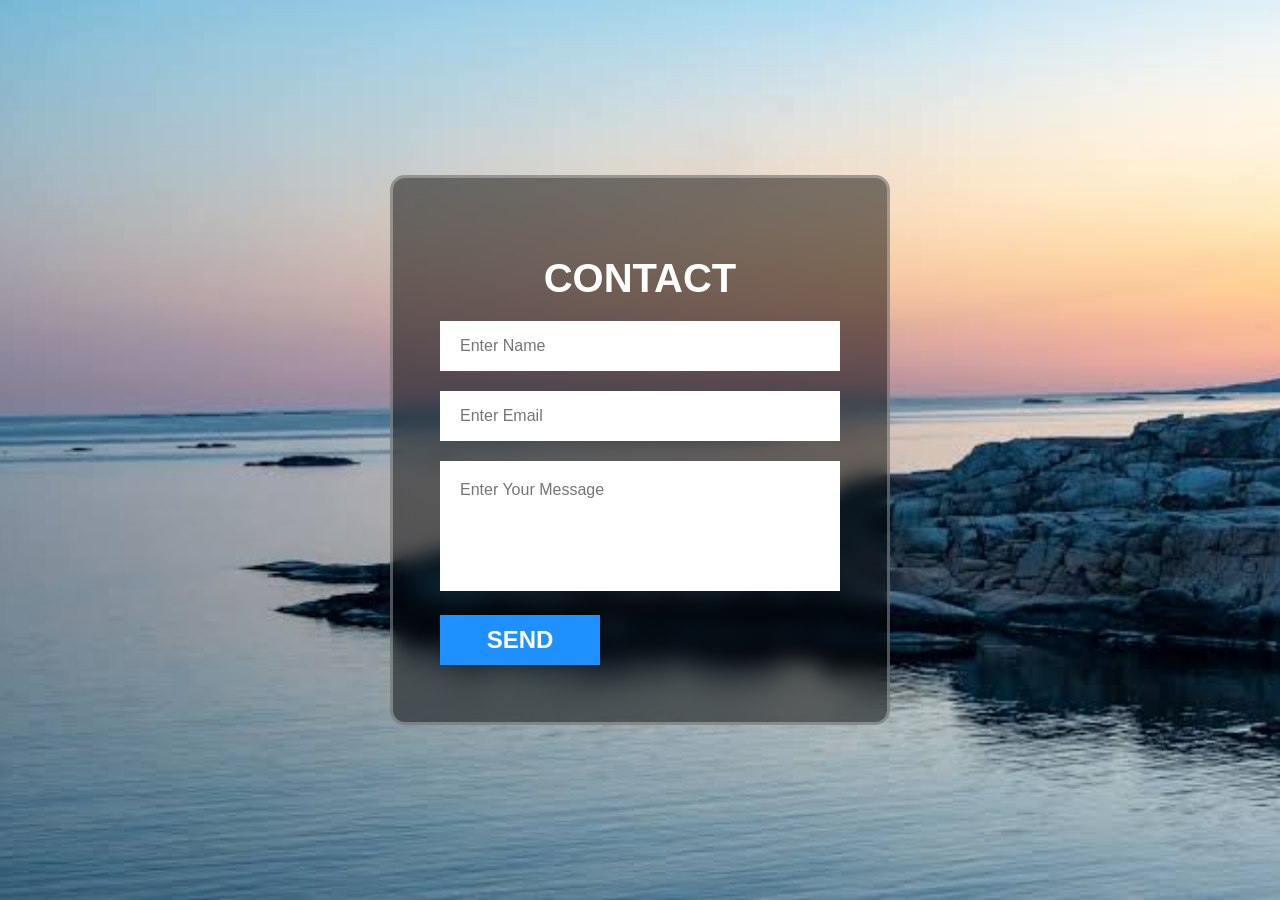
<file: HTML/Class 10/index.html>
<!DOCTYPE html>
<html lang="en">
<head>
    <meta charset="UTF-8">
    <meta name="viewport" content="width=device-width, initial-scale=1.0">
    <title>A. Contact Form</title>
    <link rel="stylesheet" href="style.css">
</head>
<body>
    <div class="container">
        <H1><b>CONTACT</b></H1>
        <form action="">
            <div class="form-group">
                <input type="text" placeholder="Enter Name">
            </div>
            <div class="form-group">
                <input type="email" placeholder="Enter Email">
            </div>
            <div class="form-group"> 
              <textarea  cols="" rows="5" placeholder="Enter Your Message"></textarea>

            </div>

            <input id="button" type="submit" value="send">
        </form>
    </div>
    
</body>
</html>
</file>
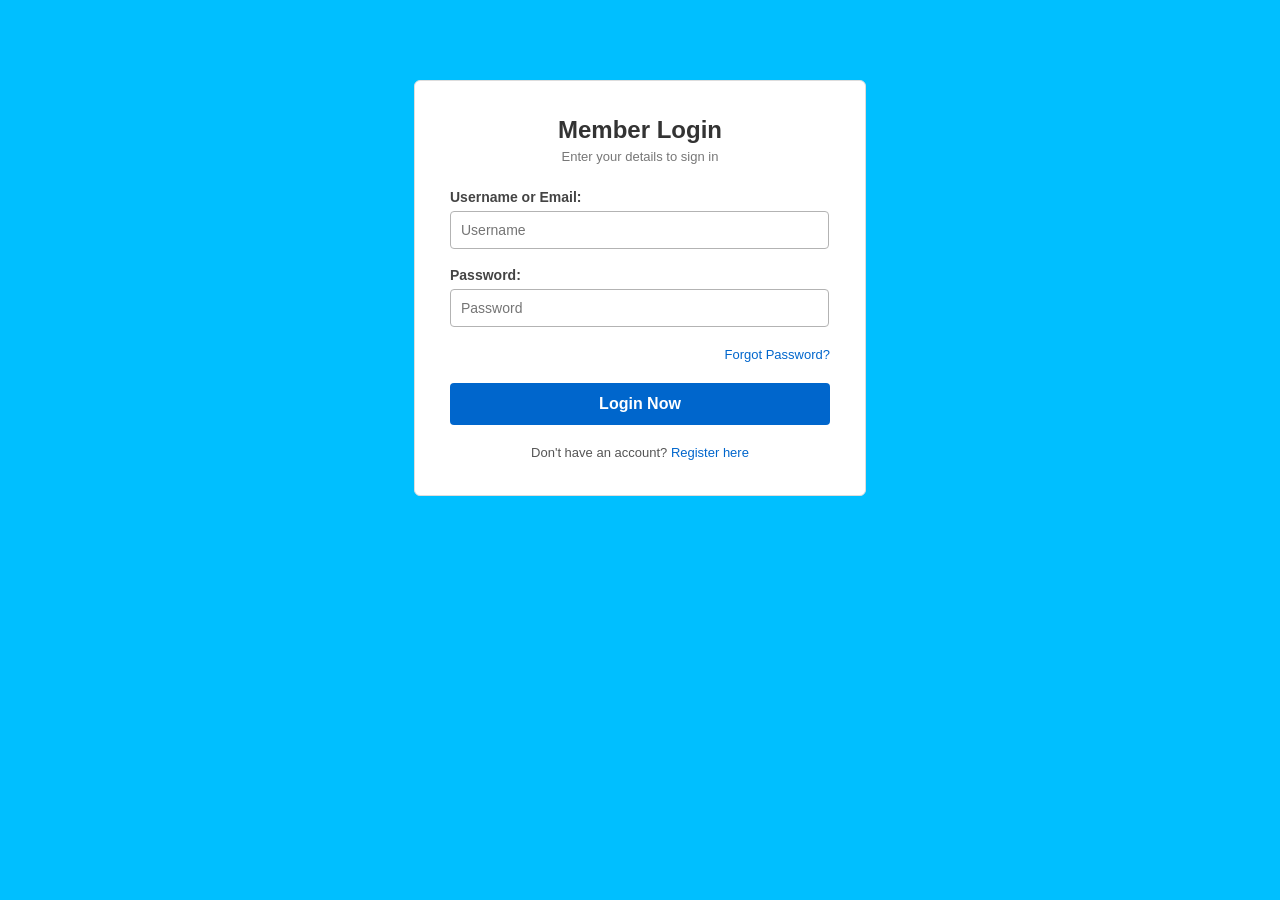
<file: HTML/Class 11/index.html>
<!DOCTYPE html>
<html lang="en">
<head>
    <meta charset="UTF-8">
    <title> A. Login Page</title>
    <link rel="stylesheet" href="style.css">
</head>
<body>

    <div class="login-container">
        <h2>Member Login</h2>
        <p>Enter your details to sign in</p>

        <form action="#" method="POST">
            
            <div class="form-control">
                <label>Username or Email:</label>
                <input type="text" name="username" placeholder="Username" required>
            </div>

            <div class="form-control">
                <label>Password:</label>
                <input type="password" name="password" placeholder="Password" required>
            </div>

        
            <div class="extra-links">
                <a href="#">Forgot Password?</a>
            </div>

            <input type="submit" value="Login Now" class="login-btn">
            
            <div class="signup-link">
                Don't have an account? <a href="#">Register here</a>
            </div>

        </form>
    </div>

</body>
</html>
</file>
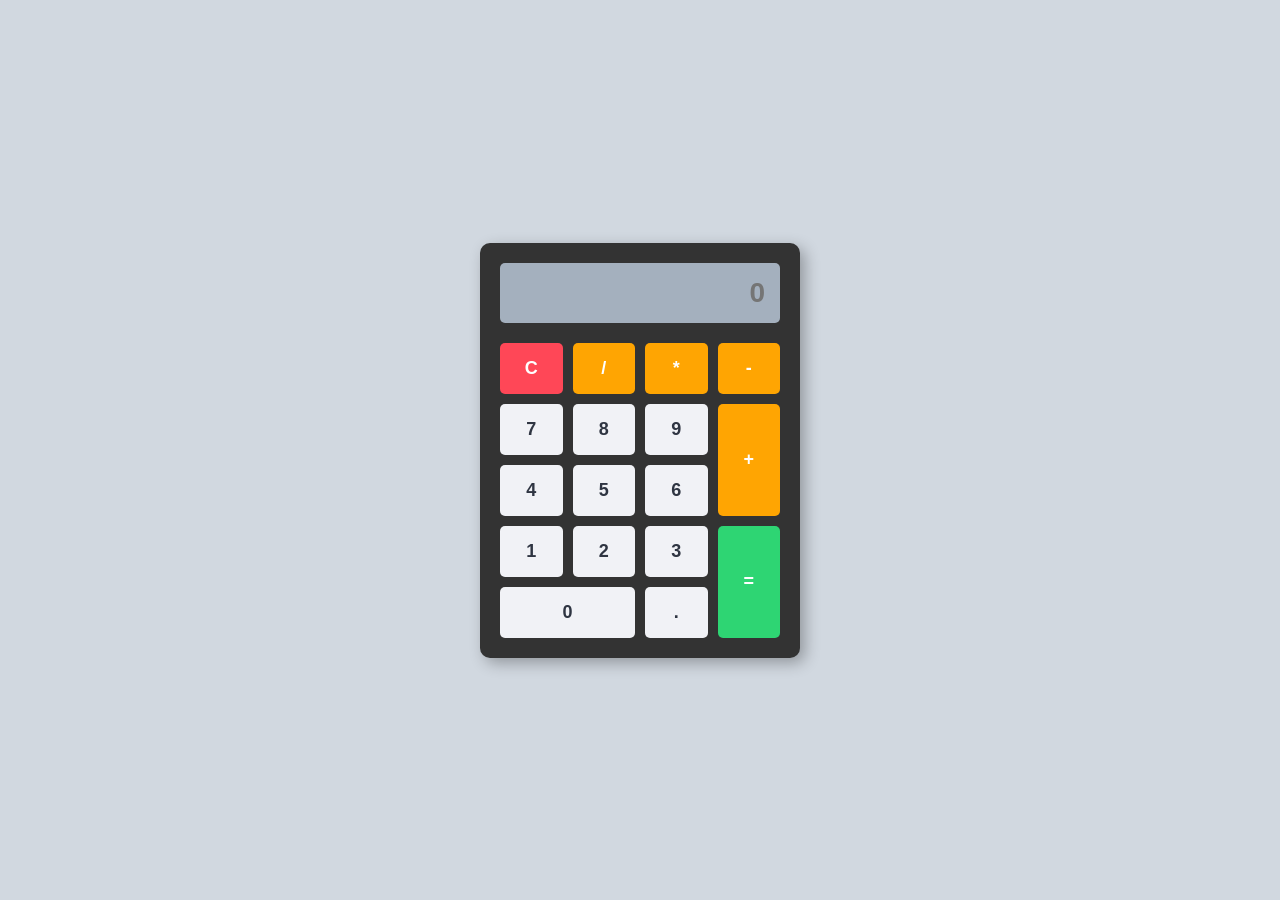
<file: HTML/Class 12/index.html>
<!DOCTYPE html>
<html lang="en">
<head>
    <meta charset="UTF-8">
    <title>My Simple Calculator</title>
    <link rel="stylesheet" href="style.css">
</head>
<body>

    <div class="calculator-box">
        <input type="text" class="display" placeholder="0" readonly>

        
        <div class="buttons-grid">
      
            <button class="btn btn-clear">C</button>
            <button class="btn btn-op">/</button>
            <button class="btn btn-op">*</button>
            <button class="btn btn-op">-</button>

           
            <button class="btn">7</button>
            <button class="btn">8</button>
            <button class="btn">9</button>
            <button class="btn btn-op" style="grid-row: span 2; height: 100%;">+</button> 

            
            <button class="btn">4</button>
            <button class="btn">5</button>
            <button class="btn">6</button>

            
            <button class="btn">1</button>
            <button class="btn">2</button>
            <button class="btn">3</button>
            <button class="btn btn-equal" style="grid-row: span 2; height: 100%;">=</button> 

            
            <button class="btn" style="grid-column: span 2; width: 100%;">0</button> 
            <button class="btn">.</button>
        </div>
    </div>

</body>
</html>
</file>
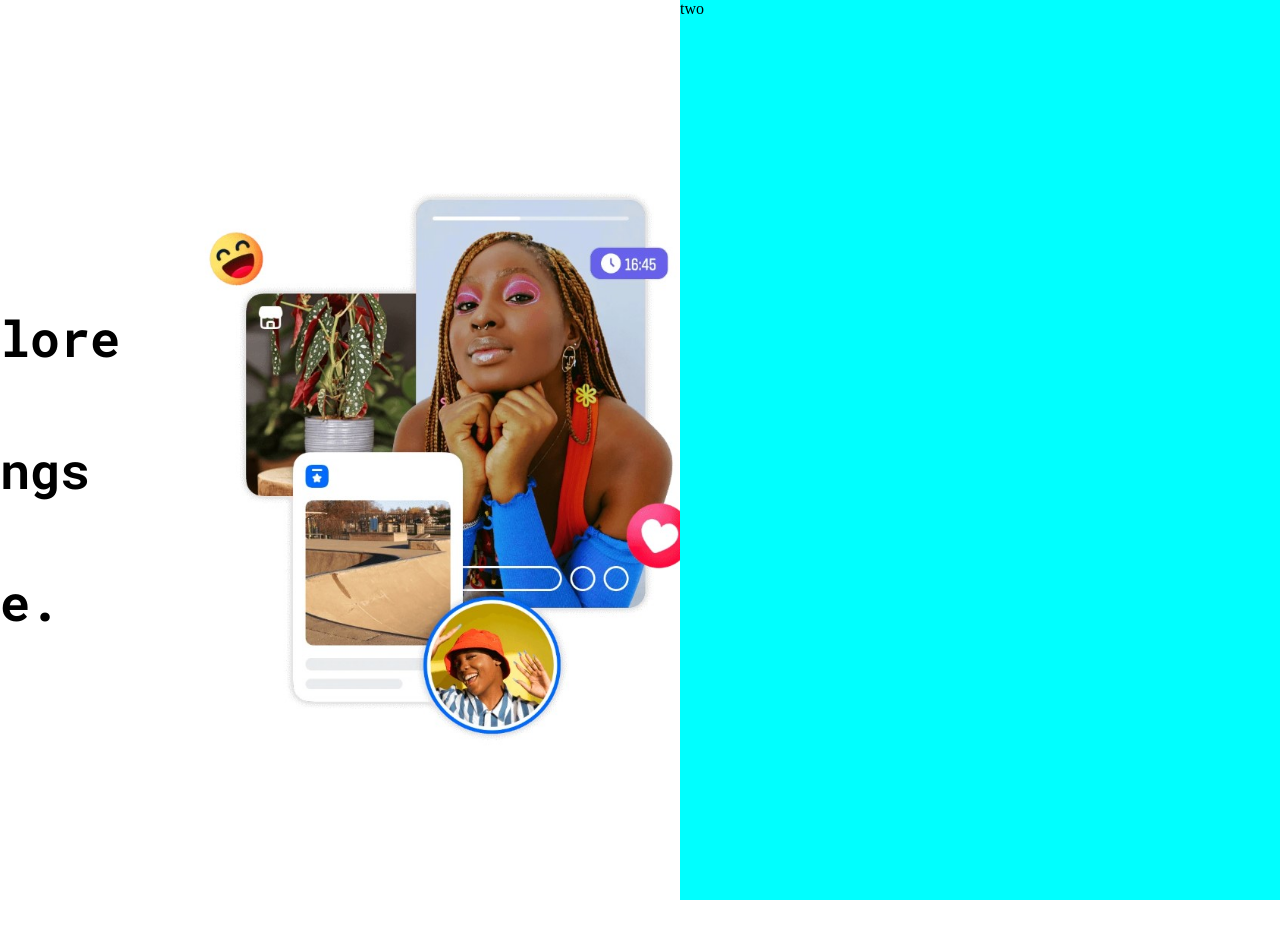
<file: HTML/Class 13/index.html>
<!DOCTYPE html>
<html lang="en">
<head>
    <meta charset="UTF-8">
    <meta name="viewport" content="width=device-width, initial-scale=1.0">
    <title>Facebook Login Page</title>
    <link rel="stylesheet" href="style.css">
    <link rel="preconnect" href="https://fonts.googleapis.com">
<link rel="preconnect" href="https://fonts.gstatic.com" crossorigin>
<link href="https://fonts.googleapis.com/css2?family=Roboto+Mono:ital,wght@0,100..700;1,100..700&display=swap" rel="stylesheet">
    
</head>
<body>
    <div id="container">
      <div id="left-box">
        <h1>Explore the things <span> you love.</span></h1>
        <div>
            <img src="img/Screenshot 2026-09-26 175755.jpg" alt="" width="200px" height="200px">
        </div>
      </div>
      <div id="Right-box">
        two
      </div>
    </div>
    
</body>
</html>
</file>
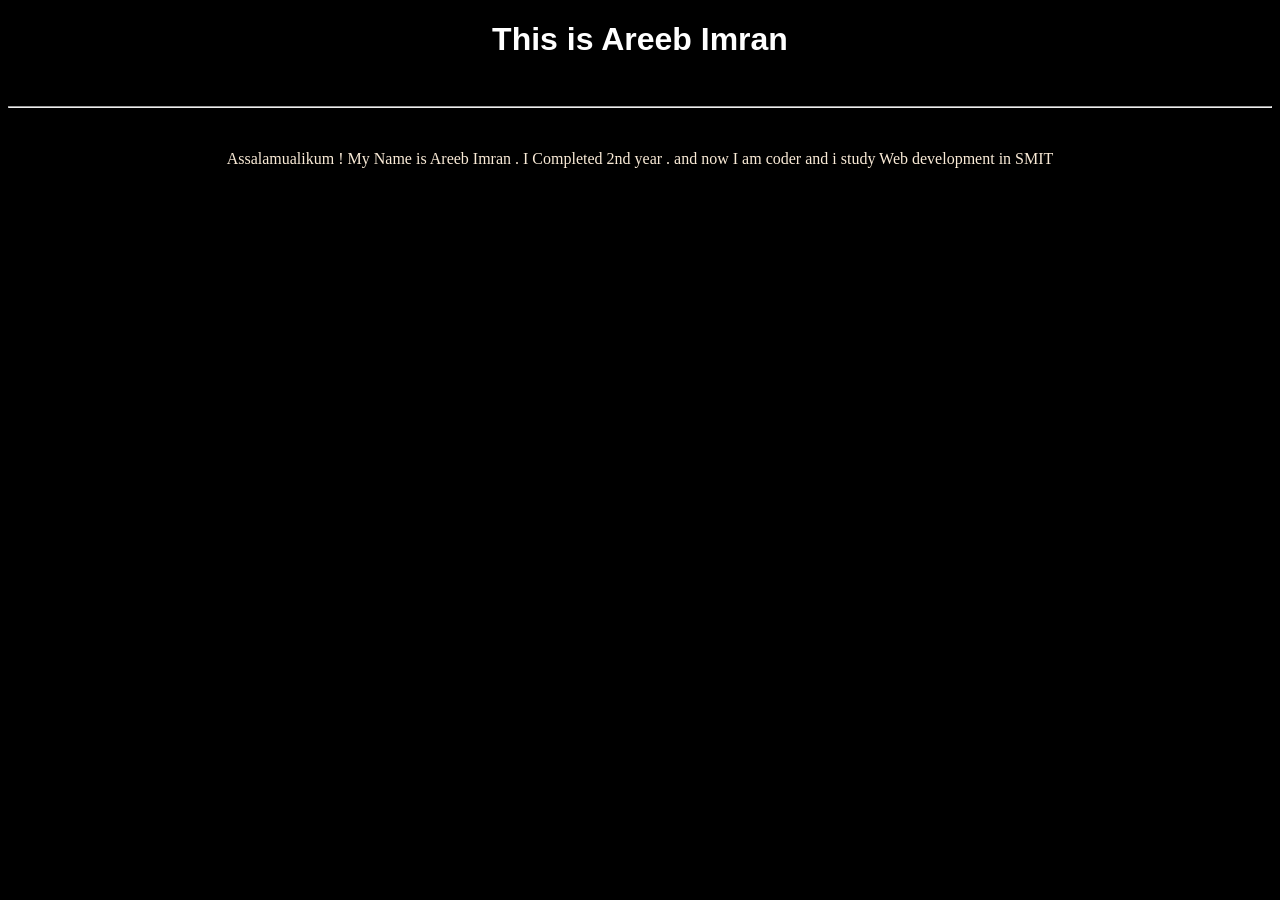
<file: HTML/Class 7/index.html>
<!DOCTYPE html>
<html lang="en">
<head>
    <meta charset="UTF-8">
    <meta name="viewport" content="width=device-width, initial-scale=1.0">
    <title>Areeb</title>
    <link rel="stylesheet" href="style.css">
</head>
<body>

    <h1>This is Areeb Imran </h1>
    <br>
    <hr>
    <br>
    <p>Assalamualikum !  My Name is Areeb Imran . I Completed 2nd year . and now I am coder and i study Web development in SMIT 
    </p>
    
</body>
</html>
</file>
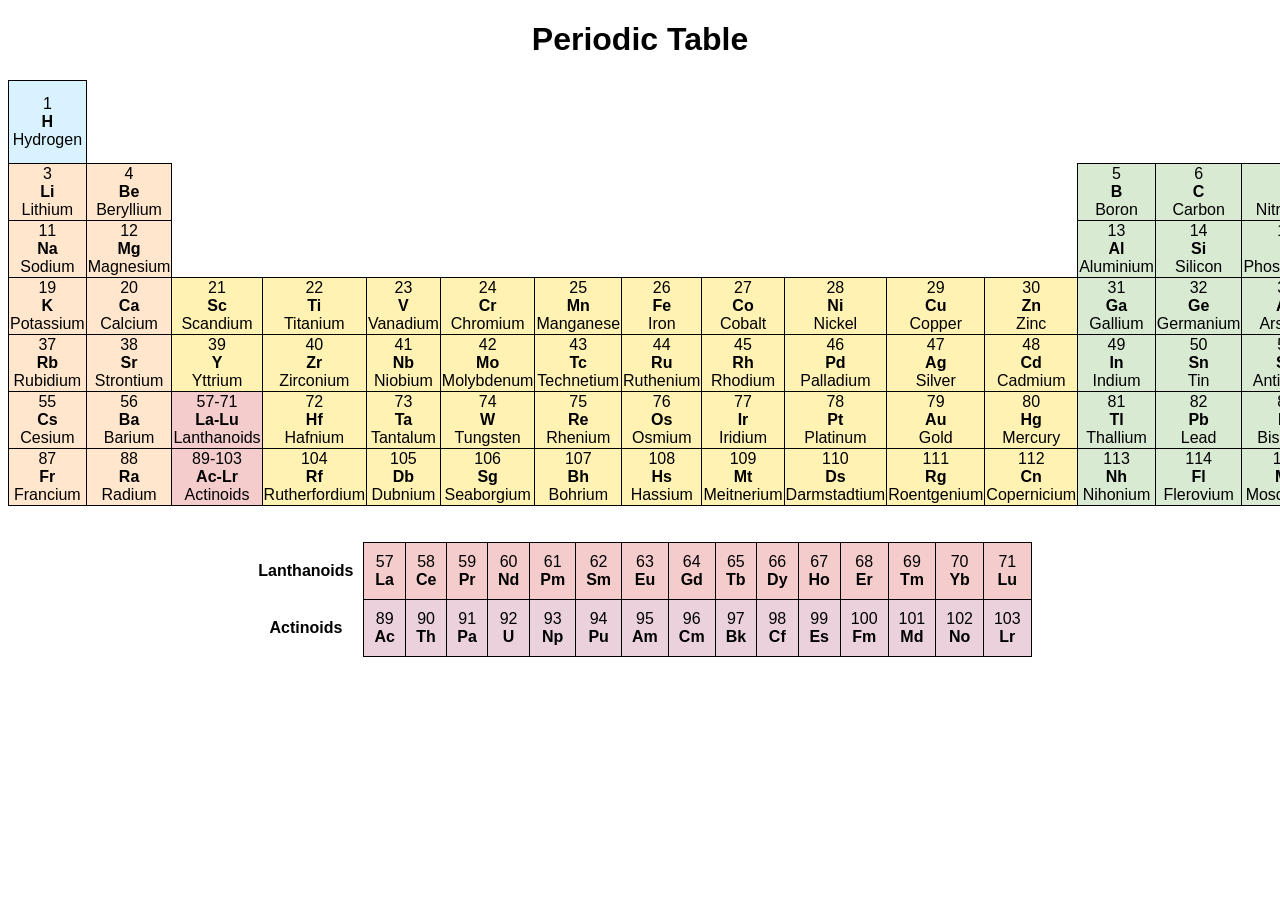
<file: HTML/Class 9/index.html>
<!DOCTYPE html>
<html>
<head>
    <title>Periodic Table</title>
</head>

<body>

<h1 style="text-align:center; font-family:Arial;">
    Periodic Table
</h1>

<table style="border-collapse:collapse; margin:auto; text-align:center; font-family:Arial;">

    
    <tr>

        <td style="border:1px solid black; background:#d9f2ff; width:80px; height:80px;">
            1<br>
            <b>H</b><br>
            Hydrogen
        </td>

        <td colspan="16"></td>

        <td style="border:1px solid black; background:#d9f2ff; width:80px;">
            2<br>
            <b>He</b><br>
            Helium
        </td>

    </tr>


    
    <tr>

        <td style="border:1px solid black; background:#ffe6cc;">
            3<br>
            <b>Li</b><br>
            Lithium
        </td>

        <td style="border:1px solid black; background:#ffe6cc;">
            4<br>
            <b>Be</b><br>
            Beryllium
        </td>

        <td colspan="10"></td>

        <td style="border:1px solid black; background:#d9ead3;">
            5<br>
            <b>B</b><br>
            Boron
        </td>

        <td style="border:1px solid black; background:#d9ead3;">
            6<br>
            <b>C</b><br>
            Carbon
        </td>

        <td style="border:1px solid black; background:#d9ead3;">
            7<br>
            <b>N</b><br>
            Nitrogen
        </td>

        <td style="border:1px solid black; background:#d9ead3;">
            8<br>
            <b>O</b><br>
            Oxygen
        </td>

        <td style="border:1px solid black; background:#d9ead3;">
            9<br>
            <b>F</b><br>
            Fluorine
        </td>

        <td style="border:1px solid black; background:#d9ead3;">
            10<br>
            <b>Ne</b><br>
            Neon
        </td>

    </tr>


    <!-- PERIOD 3 -->
    <tr>

        <td style="border:1px solid black; background:#ffe6cc;">
            11<br>
            <b>Na</b><br>
            Sodium
        </td>

        <td style="border:1px solid black; background:#ffe6cc;">
            12<br>
            <b>Mg</b><br>
            Magnesium
        </td>

        <td colspan="10"></td>

        <td style="border:1px solid black; background:#d9ead3;">
            13<br>
            <b>Al</b><br>
            Aluminium
        </td>

        <td style="border:1px solid black; background:#d9ead3;">
            14<br>
            <b>Si</b><br>
            Silicon
        </td>

        <td style="border:1px solid black; background:#d9ead3;">
            15<br>
            <b>P</b><br>
            Phosphorus
        </td>

        <td style="border:1px solid black; background:#d9ead3;">
            16<br>
            <b>S</b><br>
            Sulfur
        </td>

        <td style="border:1px solid black; background:#d9ead3;">
            17<br>
            <b>Cl</b><br>
            Chlorine
        </td>

        <td style="border:1px solid black; background:#d9ead3;">
            18<br>
            <b>Ar</b><br>
            Argon
        </td>

    </tr>


    <!-- PERIOD 4 -->
    <tr>

        <td style="border:1px solid black; background:#ffe6cc;">
            19<br><b>K</b><br>Potassium
        </td>

        <td style="border:1px solid black; background:#ffe6cc;">
            20<br><b>Ca</b><br>Calcium
        </td>

        <td style="border:1px solid black; background:#fff2b3;">
            21<br><b>Sc</b><br>Scandium
        </td>

        <td style="border:1px solid black; background:#fff2b3;">
            22<br><b>Ti</b><br>Titanium
        </td>

        <td style="border:1px solid black; background:#fff2b3;">
            23<br><b>V</b><br>Vanadium
        </td>

        <td style="border:1px solid black; background:#fff2b3;">
            24<br><b>Cr</b><br>Chromium
        </td>

        <td style="border:1px solid black; background:#fff2b3;">
            25<br><b>Mn</b><br>Manganese
        </td>

        <td style="border:1px solid black; background:#fff2b3;">
            26<br><b>Fe</b><br>Iron
        </td>

        <td style="border:1px solid black; background:#fff2b3;">
            27<br><b>Co</b><br>Cobalt
        </td>

        <td style="border:1px solid black; background:#fff2b3;">
            28<br><b>Ni</b><br>Nickel
        </td>

        <td style="border:1px solid black; background:#fff2b3;">
            29<br><b>Cu</b><br>Copper
        </td>

        <td style="border:1px solid black; background:#fff2b3;">
            30<br><b>Zn</b><br>Zinc
        </td>

        <td style="border:1px solid black; background:#d9ead3;">
            31<br><b>Ga</b><br>Gallium
        </td>

        <td style="border:1px solid black; background:#d9ead3;">
            32<br><b>Ge</b><br>Germanium
        </td>

        <td style="border:1px solid black; background:#d9ead3;">
            33<br><b>As</b><br>Arsenic
        </td>

        <td style="border:1px solid black; background:#d9ead3;">
            34<br><b>Se</b><br>Selenium
        </td>

        <td style="border:1px solid black; background:#d9ead3;">
            35<br><b>Br</b><br>Bromine
        </td>

        <td style="border:1px solid black; background:#d9ead3;">
            36<br><b>Kr</b><br>Krypton
        </td>

    </tr>


    <!-- PERIOD 5 -->
    <tr>

        <td style="border:1px solid black; background:#ffe6cc;">
            37<br><b>Rb</b><br>Rubidium
        </td>

        <td style="border:1px solid black; background:#ffe6cc;">
            38<br><b>Sr</b><br>Strontium
        </td>

        <td style="border:1px solid black; background:#fff2b3;">
            39<br><b>Y</b><br>Yttrium
        </td>

        <td style="border:1px solid black; background:#fff2b3;">
            40<br><b>Zr</b><br>Zirconium
        </td>

        <td style="border:1px solid black; background:#fff2b3;">
            41<br><b>Nb</b><br>Niobium
        </td>

        <td style="border:1px solid black; background:#fff2b3;">
            42<br><b>Mo</b><br>Molybdenum
        </td>

        <td style="border:1px solid black; background:#fff2b3;">
            43<br><b>Tc</b><br>Technetium
        </td>

        <td style="border:1px solid black; background:#fff2b3;">
            44<br><b>Ru</b><br>Ruthenium
        </td>

        <td style="border:1px solid black; background:#fff2b3;">
            45<br><b>Rh</b><br>Rhodium
        </td>

        <td style="border:1px solid black; background:#fff2b3;">
            46<br><b>Pd</b><br>Palladium
        </td>

        <td style="border:1px solid black; background:#fff2b3;">
            47<br><b>Ag</b><br>Silver
        </td>

        <td style="border:1px solid black; background:#fff2b3;">
            48<br><b>Cd</b><br>Cadmium
        </td>

        <td style="border:1px solid black; background:#d9ead3;">
            49<br><b>In</b><br>Indium
        </td>

        <td style="border:1px solid black; background:#d9ead3;">
            50<br><b>Sn</b><br>Tin
        </td>

        <td style="border:1px solid black; background:#d9ead3;">
            51<br><b>Sb</b><br>Antimony
        </td>

        <td style="border:1px solid black; background:#d9ead3;">
            52<br><b>Te</b><br>Tellurium
        </td>

        <td style="border:1px solid black; background:#d9ead3;">
            53<br><b>I</b><br>Iodine
        </td>

        <td style="border:1px solid black; background:#d9ead3;">
            54<br><b>Xe</b><br>Xenon
        </td>

    </tr>


    <!-- PERIOD 6 -->
    <tr>

        <td style="border:1px solid black; background:#ffe6cc;">
            55<br><b>Cs</b><br>Cesium
        </td>

        <td style="border:1px solid black; background:#ffe6cc;">
            56<br><b>Ba</b><br>Barium
        </td>

        <td style="border:1px solid black; background:#f4cccc;">
            57-71<br><b>La-Lu</b><br>Lanthanoids
        </td>

        <td style="border:1px solid black; background:#fff2b3;">
            72<br><b>Hf</b><br>Hafnium
        </td>

        <td style="border:1px solid black; background:#fff2b3;">
            73<br><b>Ta</b><br>Tantalum
        </td>

        <td style="border:1px solid black; background:#fff2b3;">
            74<br><b>W</b><br>Tungsten
        </td>

        <td style="border:1px solid black; background:#fff2b3;">
            75<br><b>Re</b><br>Rhenium
        </td>

        <td style="border:1px solid black; background:#fff2b3;">
            76<br><b>Os</b><br>Osmium
        </td>

        <td style="border:1px solid black; background:#fff2b3;">
            77<br><b>Ir</b><br>Iridium
        </td>

        <td style="border:1px solid black; background:#fff2b3;">
            78<br><b>Pt</b><br>Platinum
        </td>

        <td style="border:1px solid black; background:#fff2b3;">
            79<br><b>Au</b><br>Gold
        </td>

        <td style="border:1px solid black; background:#fff2b3;">
            80<br><b>Hg</b><br>Mercury
        </td>

        <td style="border:1px solid black; background:#d9ead3;">
            81<br><b>Tl</b><br>Thallium
        </td>

        <td style="border:1px solid black; background:#d9ead3;">
            82<br><b>Pb</b><br>Lead
        </td>

        <td style="border:1px solid black; background:#d9ead3;">
            83<br><b>Bi</b><br>Bismuth
        </td>

        <td style="border:1px solid black; background:#d9ead3;">
            84<br><b>Po</b><br>Polonium
        </td>

        <td style="border:1px solid black; background:#d9ead3;">
            85<br><b>At</b><br>Astatine
        </td>

        <td style="border:1px solid black; background:#d9ead3;">
            86<br><b>Rn</b><br>Radon
        </td>

    </tr>


    <!-- PERIOD 7 -->
    <tr>

        <td style="border:1px solid black; background:#ffe6cc;">
            87<br><b>Fr</b><br>Francium
        </td>

        <td style="border:1px solid black; background:#ffe6cc;">
            88<br><b>Ra</b><br>Radium
        </td>

        <td style="border:1px solid black; background:#f4cccc;">
            89-103<br><b>Ac-Lr</b><br>Actinoids
        </td>

        <td style="border:1px solid black; background:#fff2b3;">
            104<br><b>Rf</b><br>Rutherfordium
        </td>

        <td style="border:1px solid black; background:#fff2b3;">
            105<br><b>Db</b><br>Dubnium
        </td>

        <td style="border:1px solid black; background:#fff2b3;">
            106<br><b>Sg</b><br>Seaborgium
        </td>

        <td style="border:1px solid black; background:#fff2b3;">
            107<br><b>Bh</b><br>Bohrium
        </td>

        <td style="border:1px solid black; background:#fff2b3;">
            108<br><b>Hs</b><br>Hassium
        </td>

        <td style="border:1px solid black; background:#fff2b3;">
            109<br><b>Mt</b><br>Meitnerium
        </td>

        <td style="border:1px solid black; background:#fff2b3;">
            110<br><b>Ds</b><br>Darmstadtium
        </td>

        <td style="border:1px solid black; background:#fff2b3;">
            111<br><b>Rg</b><br>Roentgenium
        </td>

        <td style="border:1px solid black; background:#fff2b3;">
            112<br><b>Cn</b><br>Copernicium
        </td>

        <td style="border:1px solid black; background:#d9ead3;">
            113<br><b>Nh</b><br>Nihonium
        </td>

        <td style="border:1px solid black; background:#d9ead3;">
            114<br><b>Fl</b><br>Flerovium
        </td>

        <td style="border:1px solid black; background:#d9ead3;">
            115<br><b>Mc</b><br>Moscovium
        </td>

        <td style="border:1px solid black; background:#d9ead3;">
            116<br><b>Lv</b><br>Livermorium
        </td>

        <td style="border:1px solid black; background:#d9ead3;">
            117<br><b>Ts</b><br>Tennessine
        </td>

        <td style="border:1px solid black; background:#d9ead3;">
            118<br><b>Og</b><br>Oganesson
        </td>

    </tr>

</table>


<br><br>


<!-- LANTHANOIDS AND ACTINOIDS -->

<table style="border-collapse:collapse; margin:auto; text-align:center; font-family:Arial;">

    <tr>

        <td style="padding:10px;">
            <b>Lanthanoids</b>
        </td>

        <td style="border:1px solid black; background:#f4cccc; padding:10px;">57<br><b>La</b></td>
        <td style="border:1px solid black; background:#f4cccc; padding:10px;">58<br><b>Ce</b></td>
        <td style="border:1px solid black; background:#f4cccc; padding:10px;">59<br><b>Pr</b></td>
        <td style="border:1px solid black; background:#f4cccc; padding:10px;">60<br><b>Nd</b></td>
        <td style="border:1px solid black; background:#f4cccc; padding:10px;">61<br><b>Pm</b></td>
        <td style="border:1px solid black; background:#f4cccc; padding:10px;">62<br><b>Sm</b></td>
        <td style="border:1px solid black; background:#f4cccc; padding:10px;">63<br><b>Eu</b></td>
        <td style="border:1px solid black; background:#f4cccc; padding:10px;">64<br><b>Gd</b></td>
        <td style="border:1px solid black; background:#f4cccc; padding:10px;">65<br><b>Tb</b></td>
        <td style="border:1px solid black; background:#f4cccc; padding:10px;">66<br><b>Dy</b></td>
        <td style="border:1px solid black; background:#f4cccc; padding:10px;">67<br><b>Ho</b></td>
        <td style="border:1px solid black; background:#f4cccc; padding:10px;">68<br><b>Er</b></td>
        <td style="border:1px solid black; background:#f4cccc; padding:10px;">69<br><b>Tm</b></td>
        <td style="border:1px solid black; background:#f4cccc; padding:10px;">70<br><b>Yb</b></td>
        <td style="border:1px solid black; background:#f4cccc; padding:10px;">71<br><b>Lu</b></td>

    </tr>


    <tr>

        <td style="padding:10px;">
            <b>Actinoids</b>
        </td>

        <td style="border:1px solid black; background:#ead1dc; padding:10px;">89<br><b>Ac</b></td>
        <td style="border:1px solid black; background:#ead1dc; padding:10px;">90<br><b>Th</b></td>
        <td style="border:1px solid black; background:#ead1dc; padding:10px;">91<br><b>Pa</b></td>
        <td style="border:1px solid black; background:#ead1dc; padding:10px;">92<br><b>U</b></td>
        <td style="border:1px solid black; background:#ead1dc; padding:10px;">93<br><b>Np</b></td>
        <td style="border:1px solid black; background:#ead1dc; padding:10px;">94<br><b>Pu</b></td>
        <td style="border:1px solid black; background:#ead1dc; padding:10px;">95<br><b>Am</b></td>
        <td style="border:1px solid black; background:#ead1dc; padding:10px;">96<br><b>Cm</b></td>
        <td style="border:1px solid black; background:#ead1dc; padding:10px;">97<br><b>Bk</b></td>
        <td style="border:1px solid black; background:#ead1dc; padding:10px;">98<br><b>Cf</b></td>
        <td style="border:1px solid black; background:#ead1dc; padding:10px;">99<br><b>Es</b></td>
        <td style="border:1px solid black; background:#ead1dc; padding:10px;">100<br><b>Fm</b></td>
        <td style="border:1px solid black; background:#ead1dc; padding:10px;">101<br><b>Md</b></td>
        <td style="border:1px solid black; background:#ead1dc; padding:10px;">102<br><b>No</b></td>
        <td style="border:1px solid black; background:#ead1dc; padding:10px;">103<br><b>Lr</b></td>

    </tr>

</table>

</body>
</html>
</file>
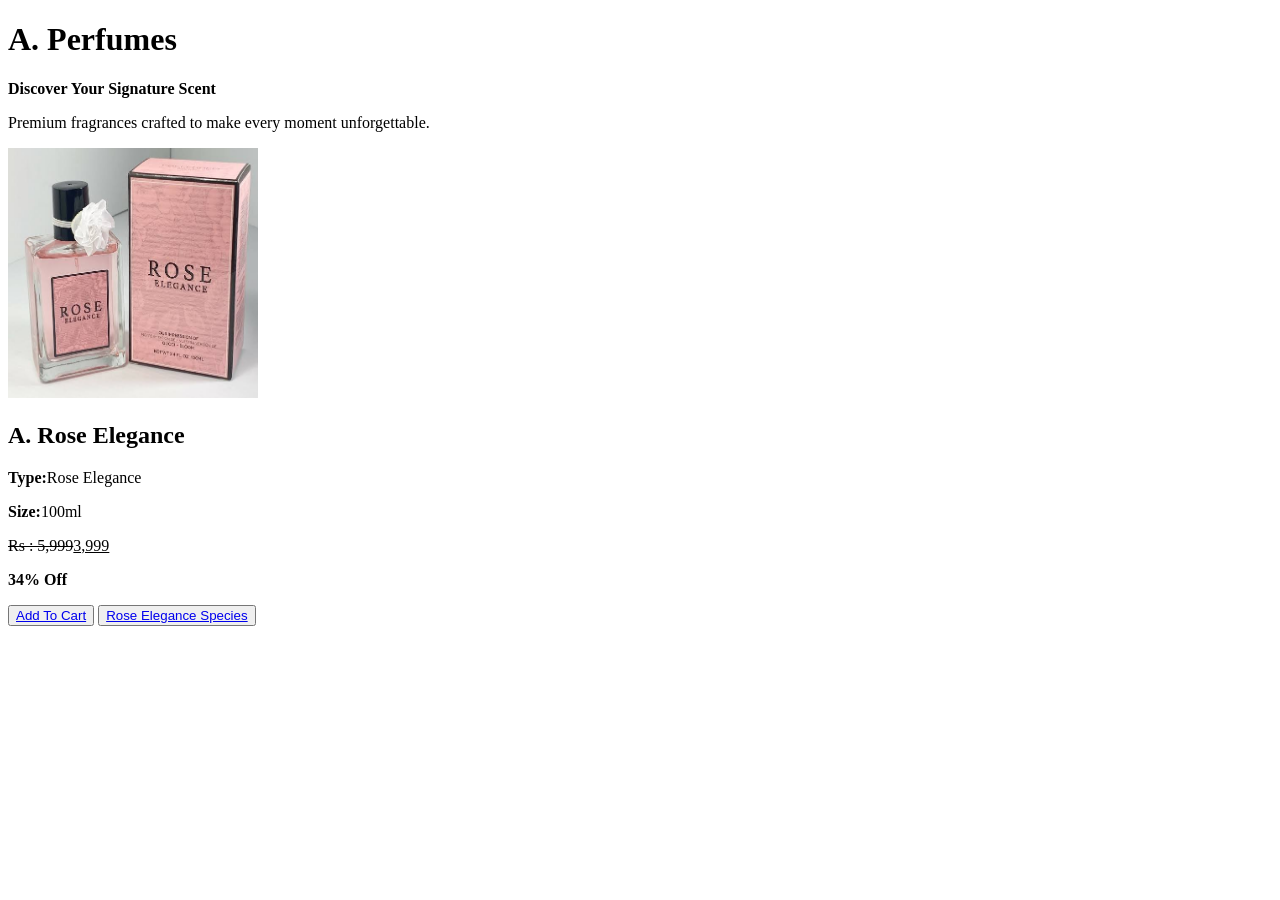
<file: HTML/Class 2/A.html>
<!DOCTYPE html>
<html lang="en">
<head>
    <title>A. Perfumes </title>
</head>
<body>
    <H1>A. Perfumes </H1>
    <p><b>Discover Your Signature Scent</b></p>
    <p>Premium fragrances crafted to make every moment unforgettable.</p>
    <img src="Image/images.jfif" alt="" width="250px" height="250px">
    <h2>A. Rose Elegance </h2>
    <p><b>Type:</b>Rose Elegance </p>
    <p><b>Size:</b>100ml</p>
    <p><del>Rs : 5,999</del><ins>3,999</ins></p>
    <p><b>34% Off</b></p>
    <button>
        <a href="shop.html">Add To Cart</a>
       
    </button>
    <button>
         <a href="species.html">Rose Elegance Species </a>
    </button>


    
</body>
</html>
</file>
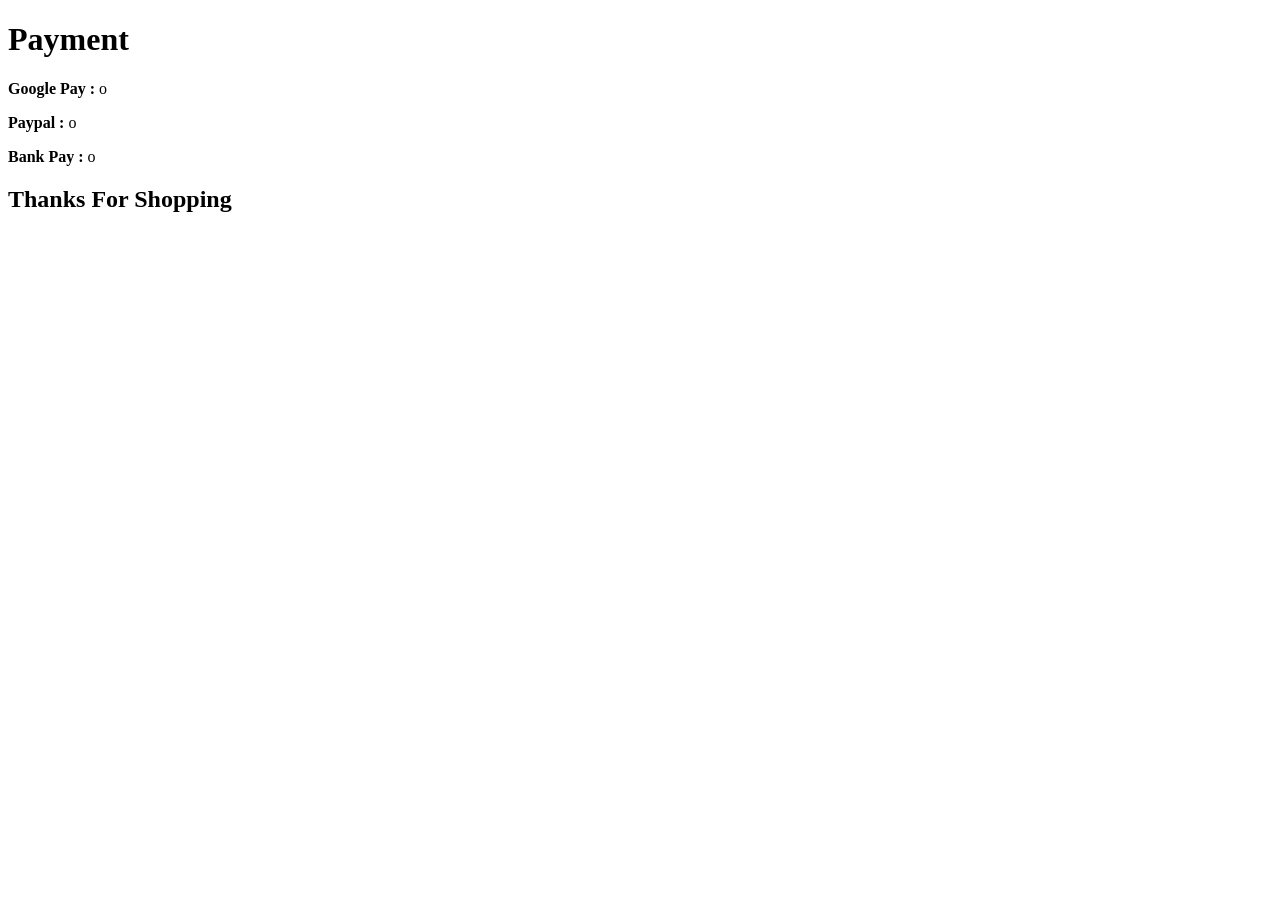
<file: HTML/Class 2/pay.html>
<!DOCTYPE html>
<html lang="en">
<head>
<title>Pay Now !</title>

<body>
    <H1>Payment </H1>
    <p><b>Google Pay : </b>o</p>
    <p><b>Paypal : </b>o</p>
    <p><b>Bank Pay : </b>o</p>
    <h2>Thanks For Shopping </h2>
    
</body>
</html>
</file>
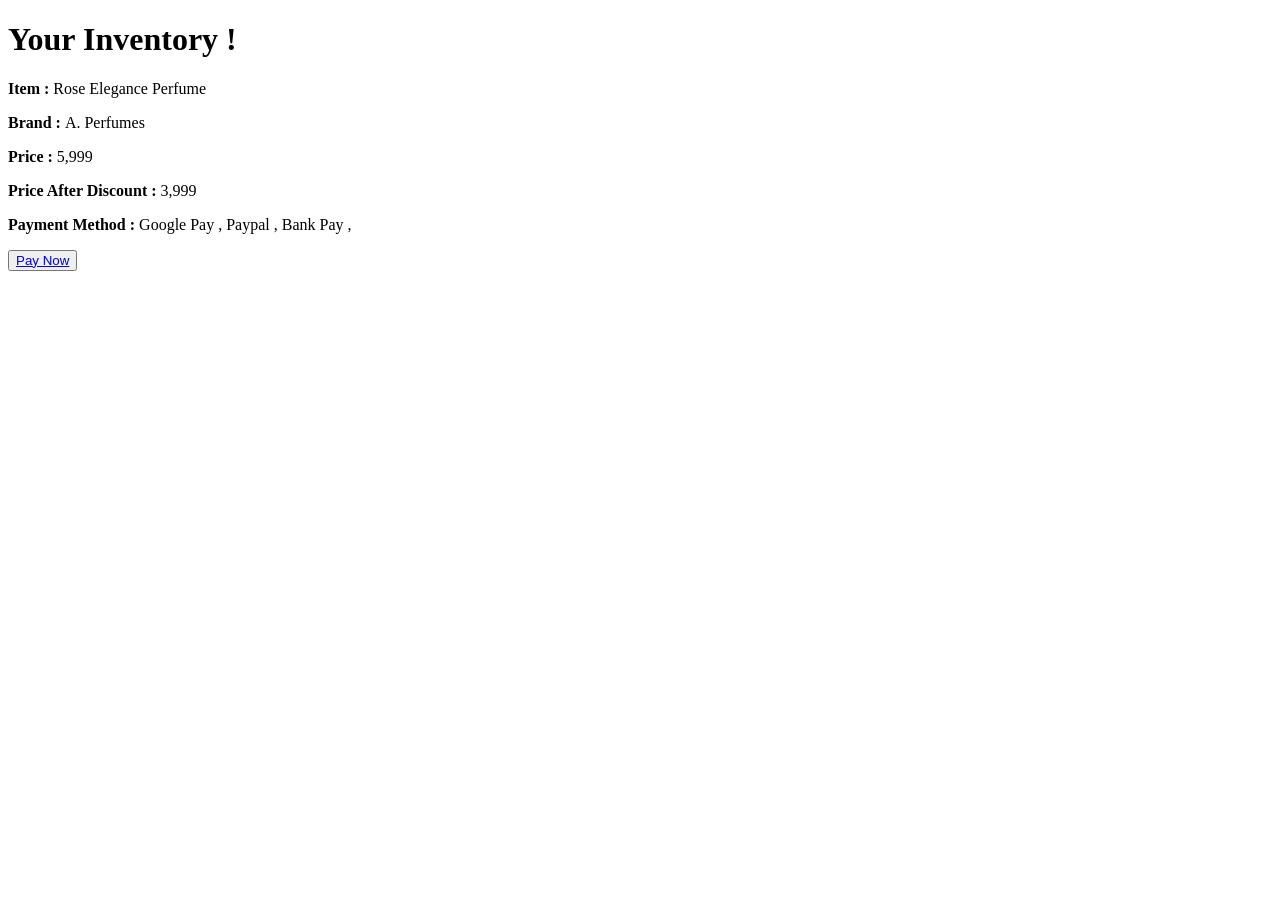
<file: HTML/Class 2/shop.html>
<!DOCTYPE html>
<html lang="en">
<head>
    <title>Inventory</title>
<body>
    <h1>Your Inventory !</h1>
    <p><b>Item :</b> Rose Elegance Perfume</p>
    <p><b>Brand : </b> A. Perfumes</p>
    <p><b>Price : </b> 5,999</p>
    <p><b>Price After Discount : </b>3,999</p>
    <p><b>Payment Method : </b>Google Pay , Paypal , Bank Pay , </p>
    <button>
        <a href="pay.html">Pay Now</a>
    </button>
</body>
</html>
</file>
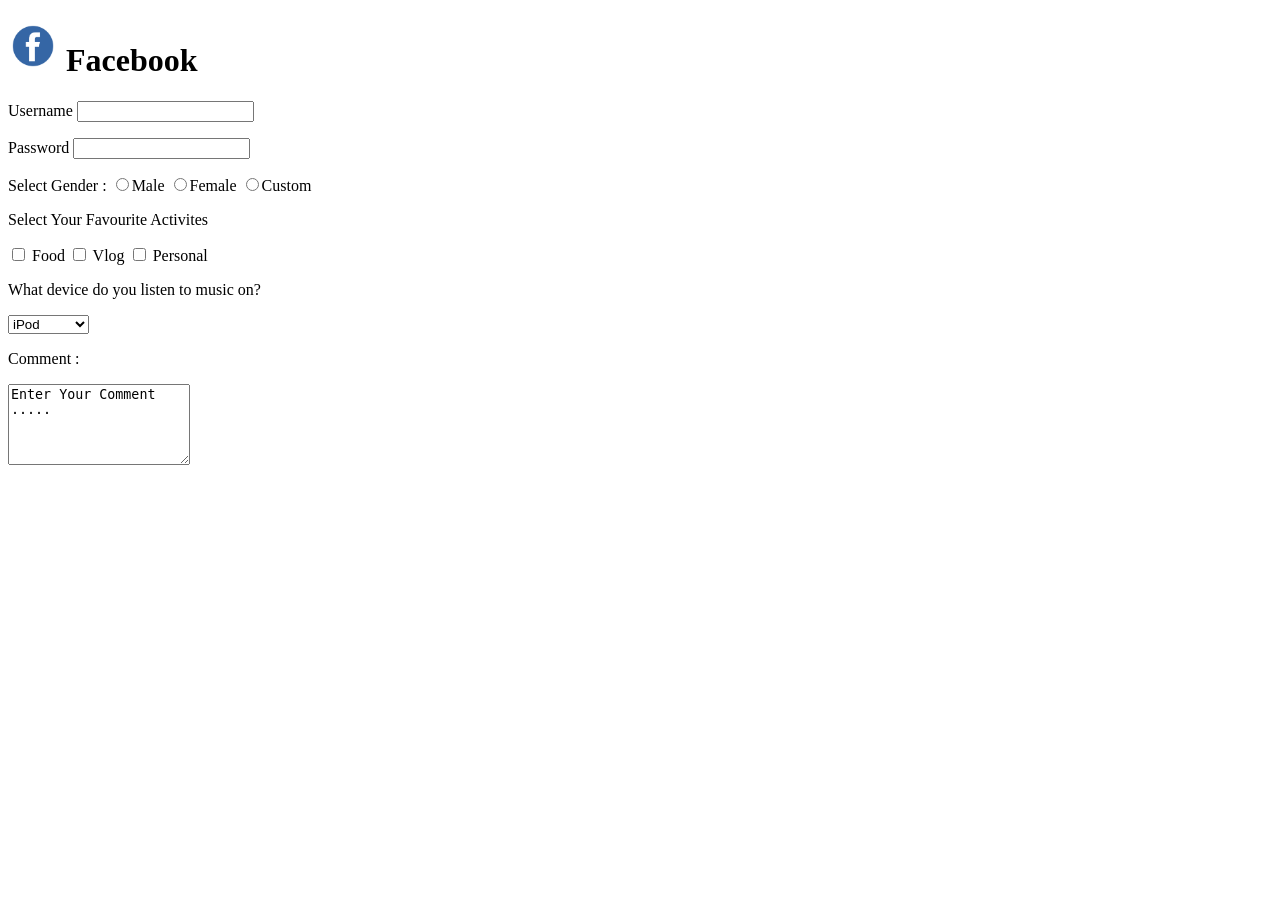
<file: HTML/class 5/forms.html>
<!DOCTYPE html>
<html lang="en">
<head>
    <meta charset="UTF-8">
    <meta name="viewport" content="width=device-width, initial-scale=1.0">
    <title>A.Perfumes personal web </title>
</head>
<body>
    <h1> <img src="image/pngwing.com (6).png" alt="" width="50px" height="50px"> Facebook </h1>
    <p>Username
    <input type="text"> </p>
    <p>Password 
        <input type="password">
    </p>
    <p> Select Gender :    
        <input name="Gender" type="radio">Male
        <input name="Gender" type="radio">Female 
        <input name="Gender"  type="radio">Custom
    </p>

    <p>
        Select Your Favourite Activites </p>
        <input type="checkbox" name="Scent">  Food           
        <input type="checkbox" name="Scent" > Vlog
        <input type="checkbox" name="Scent" > Personal

        <p>What device do you listen to music on?</p>
<select name="devices">
 <option value="ipod">iPod</option>
 <option value="radio">Radio</option>
 <option value="computer">Computer</option>
 </select>

    <p>Comment : </p>
        <textarea name="Comment" cols="20" rows="5">Enter Your Comment .....</textarea>
    
    
    
</body>
</html>
</file>
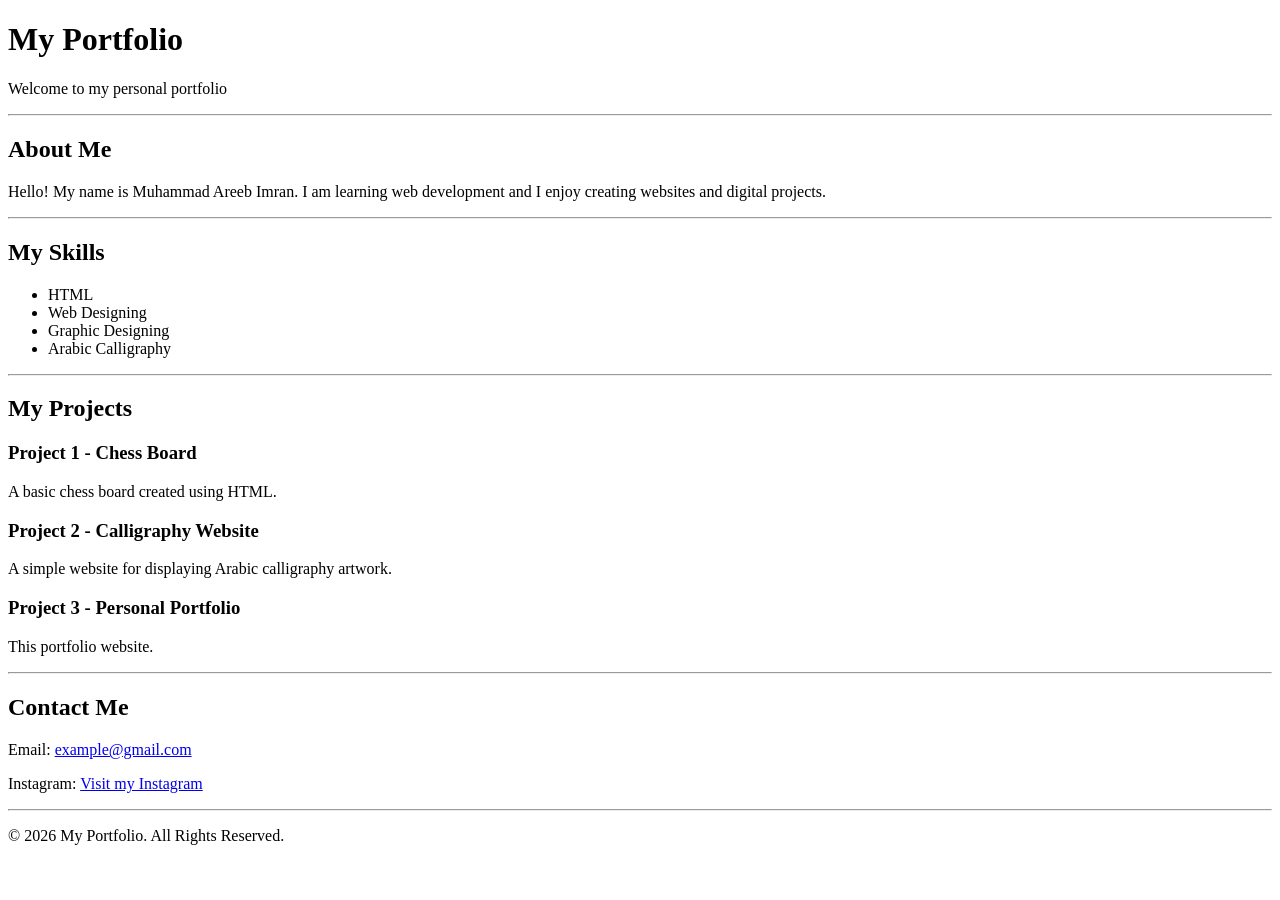
<file: HTML/Class 6/portfolio.html>
<!DOCTYPE html>
<html>
<head>
    <title>My Portfolio</title>
</head>

<body>

    <header>
        <h1>My Portfolio</h1>
        <p>Welcome to my personal portfolio</p>
        <hr>
    </header>

    <!-- About Me -->
    <section>
        <h2>About Me</h2>
        <p>
            Hello! My name is Muhammad Areeb Imran. I am learning web development
            and I enjoy creating websites and digital projects.
        </p>
    </section>

    <hr>

    <!-- Skills -->
    <section>
        <h2>My Skills</h2>
        <ul>
            <li>HTML</li>
            <li>Web Designing</li>
            <li>Graphic Designing</li>
            <li>Arabic Calligraphy</li>
        </ul>
    </section>

    <hr>

    <!-- Projects -->
    <section>
        <h2>My Projects</h2>

        <h3>Project 1 - Chess Board</h3>
        <p>A basic chess board created using HTML.</p>

        <h3>Project 2 - Calligraphy Website</h3>
        <p>A simple website for displaying Arabic calligraphy artwork.</p>

        <h3>Project 3 - Personal Portfolio</h3>
        <p>This portfolio website.</p>
    </section>

    <hr>

    <!-- Contact -->
    <section>
        <h2>Contact Me</h2>

        <p>Email:
            <a href="mailto:example@gmail.com">
                example@gmail.com
            </a>
        </p>

        <p>Instagram:
            <a href="https://www.instagram.com/" target="_blank">
                Visit my Instagram
            </a>
        </p>
    </section>

    <hr>

    <!-- Footer -->
    <footer>
        <p>&copy; 2026 My Portfolio. All Rights Reserved.</p>
    </footer>

</body>
</html>
</file>
<file: HTML/Class 10/style.css>
* {
    margin: 0;
    padding: 0;
    box-sizing: border-box;
    font-family: sans-serif;
    
}

body {
    width: 100vw;
    height: 100vh;
    display: flex;
    justify-content: center;
    background: url(image/images.jfif);
    background-size: cover;
    background-position: center;
    align-items: center;


}

.container {
    width: 500px;
    height: 550px;
    background-color: rgba(0, 0, 0, 0.5);
    backdrop-filter: blur(10px);
    display: flex;
    flex-direction: column;
    justify-content: center;
    align-items: center;
    border-radius: 15px;
    border: 3px solid rgba(255, 255, 255, 0.3);
    padding: 30px;
    box-sizing: border-box;
    

}

h1 {
color: white;
padding: 20px 0;
text-align: center;
font-size: 40px;

}

.form-group {
    
    width: 400px;
    margin: 20px , 0;

}

.form-group  input {
    width: 100%;
    height: 50px;
    padding: 0 20px;
    border: none;
    outline: none;
    font-size: 1em;
     margin-bottom: 20px;
}

.form-group textarea {
    border: none;
    outline: none;
    width: 100%;
    resize: none;
    padding: 20px;
    font-size: 1em;
    margin-bottom: 20px;

}

#button {
    width: 40%;
    height: 50px;
    font-size: 1.5em;
    text-transform: uppercase;
    font-weight: 600;
    background-color: dodgerblue;
    color: white;
    border: none;
    transition: 0.5s;
    cursor: pointer;
}

#button:hover  {
    background: rgba(0, 0, 0, 0.5);
}
</file>
<file: HTML/Class 11/style.css>
/* Normal browser reset */
* {
    margin: 0;
    padding: 0;
    font-family: 'Arial', sans-serif;
}

body {
    background-color: deepskyblue;
    padding-top: 80px;
}

/* Login card wrapper */
.login-container {
    background: #ffffff;
    width: 380px;
    margin: 0 auto;
    padding: 35px;
    border: 1px solid #dddddd;
    border-radius: 6px;
}

.login-container h2 {
    text-align: center;
    color: #333333;
    margin-bottom: 5px;
}

.login-container p {
    text-align: center;
    color: #777777;
    font-size: 13px;
    margin-bottom: 25px;
}


.form-control {
    margin-bottom: 18px;
}

.form-control label {
    display: block;
    margin-bottom: 6px;
    color: #444444;
    font-size: 14px;
    font-weight: bold;
}

.form-control input {
    width: 94%; 
    padding: 10px;
    border: 1px solid #b3b3b3;
    border-radius: 4px;
    font-size: 14px;
}

.extra-links {
    margin-bottom: 20px;
    text-align: right;
}

.extra-links a, 
.signup-link a {
    color: #0066cc;
    font-size: 13px;
    text-decoration: none;
}

.extra-links a:hover, 
.signup-link a:hover {
    text-decoration: underline;
}

.login-btn {
    width: 100%;
    background-color: #0066cc; 
    color: white;
    padding: 12px;
    border: none;
    border-radius: 4px;
    font-size: 16px;
    font-weight: bold;
    cursor: pointer;
}

.login-btn:hover {
    background-color: #004499;
}

.signup-link {
    text-align: center;
    margin-top: 20px;
    font-size: 13px;
    color: #555555;
}
</file>
<file: HTML/Class 12/style.css>
* {
    margin: 0;
    padding: 0;
    box-sizing: border-box;
    font-family: Arial, sans-serif;
}

body {
    background-color: #d1d8e0;
    display: flex;
    justify-content: center;
    align-items: center;
    min-height: 100vh;
}


.calculator-box {
    background-color: #333333; 
    padding: 20px;
    border-radius: 10px;
    box-shadow: 5px 5px 15px rgba(0,0,0,0.3);
    width: 320px;
}


.display {
    width: 100%;
    height: 60px;
    background-color: #a4b0be; 
    border: none;
    border-radius: 5px;
    margin-bottom: 20px;
    text-align: right;
    padding: 15px;
    font-size: 28px;
    color: #1e272e;
    font-weight: bold;
}

.buttons-grid {
    display: grid;
    grid-template-columns: repeat(4, 1fr);
    gap: 10px;
}


.btn {
    padding: 15px;
    font-size: 18px;
    font-weight: bold;
    border: none;
    border-radius: 5px;
    cursor: pointer;
    background-color: #f1f2f6;
    color: #2f3542;
}

.btn:hover {
    background-color: #dfe4ea;
}

.btn-op {
    background-color: #ffa502;
    color: white;
}

.btn-op:hover {
    background-color: #ff7f50;
}

.btn-clear {
    background-color: #ff4757;
    color: white;
}


.btn-equal {
    background-color: #2ed573;
    color: white;
}
</file>
<file: HTML/Class 13/style.css>
#container {
    display: flex;
}

#left-box {
    
    
    height: 100vh;
    width: 50%;
    display: flex;
    justify-content: center;
    align-items: center;
    padding: 20px;

}

#Right-box {
    background-color: aqua;
    height: 100vh;
    width: 50%;
}

* {
    margin: 0;
}

#left-box > div > img  {
    height: 600px;
    width: 650px;
}

#left-box h1 {
  font-family: "Roboto Mono", monospace;
  font-optical-sizing: auto;
  font-weight: weight;
  font-style: normal;
  font-size: 50px;
}





#left-box h1 span {
    color: rgba(24, 119, 242,);
}
</file>
<file: HTML/Class 7/style.css>
body {
    background-color: black;
}

h1 {
    color: white;
    text-align: center;
    font-family: 'Franklin Gothic Medium', 'Arial Narrow', Arial, sans-serif;
    
    
}

p {
    color: antiquewhite;
    text-align: center;
   
}
</file>
